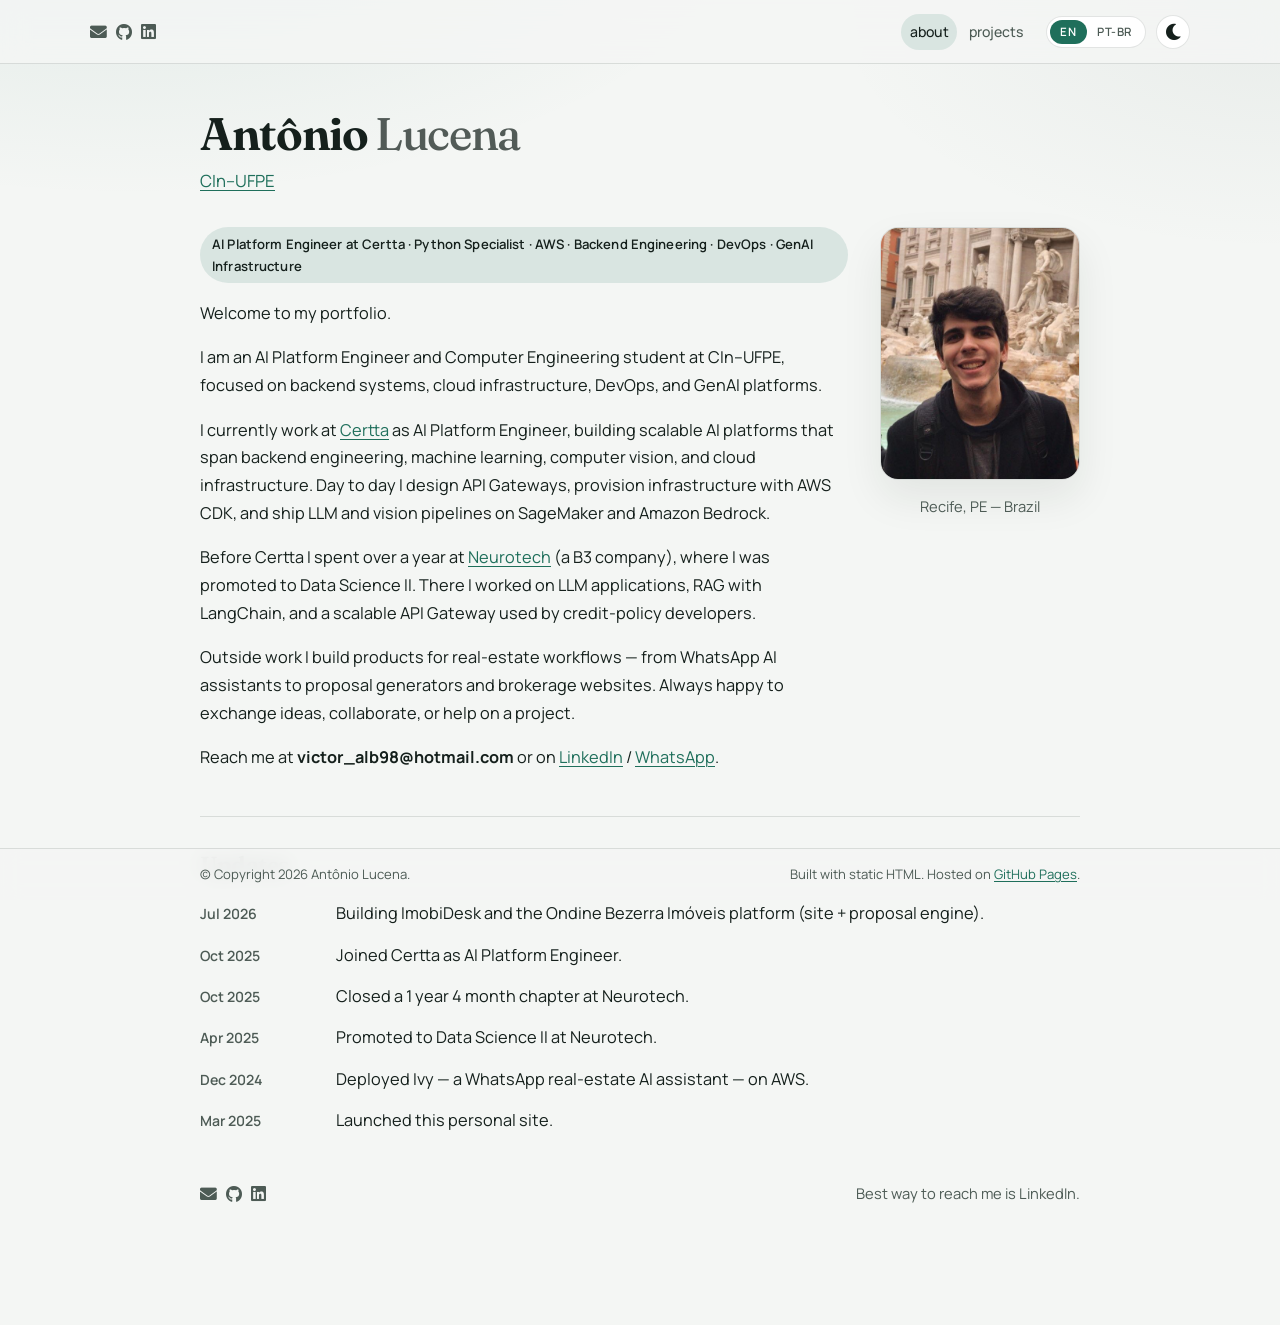
<file: index.html>
<!DOCTYPE html>
<html lang="en" data-lang="en">
  <head>
    <meta charset="utf-8" />
    <meta name="viewport" content="width=device-width, initial-scale=1" />
    <meta http-equiv="X-UA-Compatible" content="IE=edge" />
    <title>Antônio Lucena</title>
    <meta name="author" content="Antônio Lucena" />
    <meta
      name="description"
      content="AI Platform Engineer at Certta. Python Specialist, AWS, Backend Engineering, DevOps, GenAI Infrastructure. Portfolio of Antônio Lucena."
    />
    <meta name="keywords" content="data science, machine learning, MLOps, AWS, portfolio, Antônio Lucena" />
    <link rel="stylesheet" href="https://cdn.jsdelivr.net/npm/@fortawesome/fontawesome-free@5.15.4/css/all.min.css" integrity="sha256-mUZM63G8m73Mcidfrv5E+Y61y7a12O5mW4ezU3bxqW4=" crossorigin="anonymous" />
    <link rel="shortcut icon" href="data:image/svg+xml,<svg xmlns=%22http://www.w3.org/2000/svg%22 viewBox=%220 0 100 100%22><text y=%22.9em%22 font-size=%2290%22>⚛️</text></svg>" />
    <link rel="stylesheet" href="/assets/css/main.css" />
    <link rel="canonical" href="https://lucena564.github.io/" />
    <script src="/assets/js/theme.js"></script>
  </head>
  <body>
    <header class="site-header">
      <nav class="nav container" aria-label="Primary">
        <div class="social-inline" aria-label="Social">
          <a href="mailto:victor_alb98@hotmail.com?subject=Website%20-%20Antonio%20Lucena" title="Email"><i class="fas fa-envelope"></i></a>
          <a href="https://github.com/lucena564" title="GitHub" target="_blank" rel="noopener noreferrer"><i class="fab fa-github"></i></a>
          <a href="https://www.linkedin.com/in/antonio-lucena-dev/" title="LinkedIn" target="_blank" rel="noopener noreferrer"><i class="fab fa-linkedin"></i></a>
        </div>

        <div class="nav-controls">
          <button type="button" class="nav-toggle" aria-expanded="false" data-i18n-aria="nav.menu" aria-label="Menu">
            <span></span><span></span><span></span>
          </button>
          <ul class="nav-links">
            <li><a class="is-active" href="/" data-i18n="nav.about">about</a></li>
            <li><a href="/projects/" data-i18n="nav.projects">projects</a></li>
          </ul>
          <div class="lang-switch" role="group" data-i18n-aria="nav.toggleLang" aria-label="Language">
            <button type="button" class="lang-btn is-active" data-lang="en" aria-pressed="true">EN</button>
            <button type="button" class="lang-btn" data-lang="pt" aria-pressed="false">PT-BR</button>
          </div>
          <a href="#" id="light-toggle" class="icon-btn" data-i18n-aria="nav.toggleTheme" aria-label="Toggle theme">
            <i class="fas fa-moon"></i>
            <i class="fas fa-sun"></i>
          </a>
        </div>
      </nav>
    </header>

    <main class="container page">
      <header class="page-header">
        <h1>Antônio <span style="font-weight:500;opacity:.72">Lucena</span></h1>
        <p class="lede"><a href="https://portal.cin.ufpe.br/" target="_blank" rel="noopener noreferrer">CIn–UFPE</a></p>
      </header>

      <div class="profile-layout">
        <article class="prose">
          <p class="role-chip" data-i18n="home.role">AI Platform Engineer at Certta · Python Specialist · AWS · Backend Engineering · DevOps · GenAI Infrastructure</p>
          <p data-i18n="home.welcome">Welcome to my portfolio.</p>
          <p data-i18n="home.p1">
            I am an AI Platform Engineer and Computer Engineering student at CIn–UFPE, focused on backend systems, cloud infrastructure, DevOps, and GenAI platforms.
          </p>
          <p data-i18n="home.p2" data-i18n-html>
            I currently work at <a href="https://www.linkedin.com/company/certtahub" target="_blank" rel="noopener noreferrer">Certta</a> as AI Platform Engineer, building scalable AI platforms that span backend engineering, machine learning, computer vision, and cloud infrastructure. Day to day I design API Gateways, provision infrastructure with AWS CDK, and ship LLM and vision pipelines on SageMaker and Amazon Bedrock.
          </p>
          <p data-i18n="home.p3" data-i18n-html>
            Before Certta I spent over a year at <a href="https://www.neurotech.com.br/" target="_blank" rel="noopener noreferrer">Neurotech</a> (a B3 company), where I was promoted to Data Science II. There I worked on LLM applications, RAG with LangChain, and a scalable API Gateway used by credit-policy developers.
          </p>
          <p data-i18n="home.p4">
            Outside work I build products for real-estate workflows — from WhatsApp AI assistants to proposal generators and brokerage websites. Always happy to exchange ideas, collaborate, or help on a project.
          </p>
          <p>
            <span data-i18n="home.contactEmail">Reach me at</span>
            <strong>victor_alb98@hotmail.com</strong>
            <span data-i18n="home.contactAlso">or on</span>
            <a href="https://www.linkedin.com/in/antonio-lucena-dev/" target="_blank" rel="noopener noreferrer">LinkedIn</a>
            /
            <a href="https://wa.me/5581989513704" target="_blank" rel="noopener noreferrer">WhatsApp</a>.
          </p>
        </article>

        <aside class="profile-card">
          <img src="/assets/img/prof_pic.png" alt="Antônio Lucena" />
          <p class="location" data-i18n="home.location">Recife, PE — Brazil</p>
        </aside>
      </div>

      <section class="section">
        <h2 data-i18n="home.updates">Updates</h2>
        <ul class="updates">
          <li>
            <time data-i18n="home.u1.date">Jul 2026</time>
            <span data-i18n="home.u1.text">Building ImobiDesk and the Ondine Bezerra Imóveis platform (site + proposal engine).</span>
          </li>
          <li>
            <time data-i18n="home.u2.date">Oct 2025</time>
            <span data-i18n="home.u2.text">Joined Certta as AI Platform Engineer.</span>
          </li>
          <li>
            <time data-i18n="home.u3.date">Oct 2025</time>
            <span data-i18n="home.u3.text">Closed a 1 year 4 month chapter at Neurotech.</span>
          </li>
          <li>
            <time data-i18n="home.u4.date">Apr 2025</time>
            <span data-i18n="home.u4.text">Promoted to Data Science II at Neurotech.</span>
          </li>
          <li>
            <time data-i18n="home.u5.date">Dec 2024</time>
            <span data-i18n="home.u5.text">Deployed Ivy — a WhatsApp real-estate AI assistant — on AWS.</span>
          </li>
          <li>
            <time data-i18n="home.u6.date">Mar 2025</time>
            <span data-i18n="home.u6.text">Launched this personal site.</span>
          </li>
        </ul>
      </section>

      <div class="contact-block">
        <div class="social-inline">
          <a href="mailto:victor_alb98@hotmail.com?subject=Website%20-%20Antonio%20Lucena" title="Email"><i class="fas fa-envelope"></i></a>
          <a href="https://github.com/lucena564" title="GitHub" target="_blank" rel="noopener noreferrer"><i class="fab fa-github"></i></a>
          <a href="https://www.linkedin.com/in/antonio-lucena-dev/" title="LinkedIn" target="_blank" rel="noopener noreferrer"><i class="fab fa-linkedin"></i></a>
        </div>
        <p class="contact-note" data-i18n="home.contactNote">Best way to reach me is LinkedIn.</p>
      </div>
    </main>

    <footer class="site-footer">
      <div class="container">
        <span data-i18n="footer.copy">© Copyright 2026 Antônio Lucena.</span>
        <span>
          <span data-i18n="footer.powered">Built with static HTML. Hosted on</span>
          <a href="https://pages.github.com/" target="_blank" rel="noopener noreferrer">GitHub Pages</a>.
        </span>
      </div>
    </footer>

    <script src="/assets/js/common.js"></script>
    <script src="/assets/js/i18n.js"></script>
  </body>
</html>
</file>
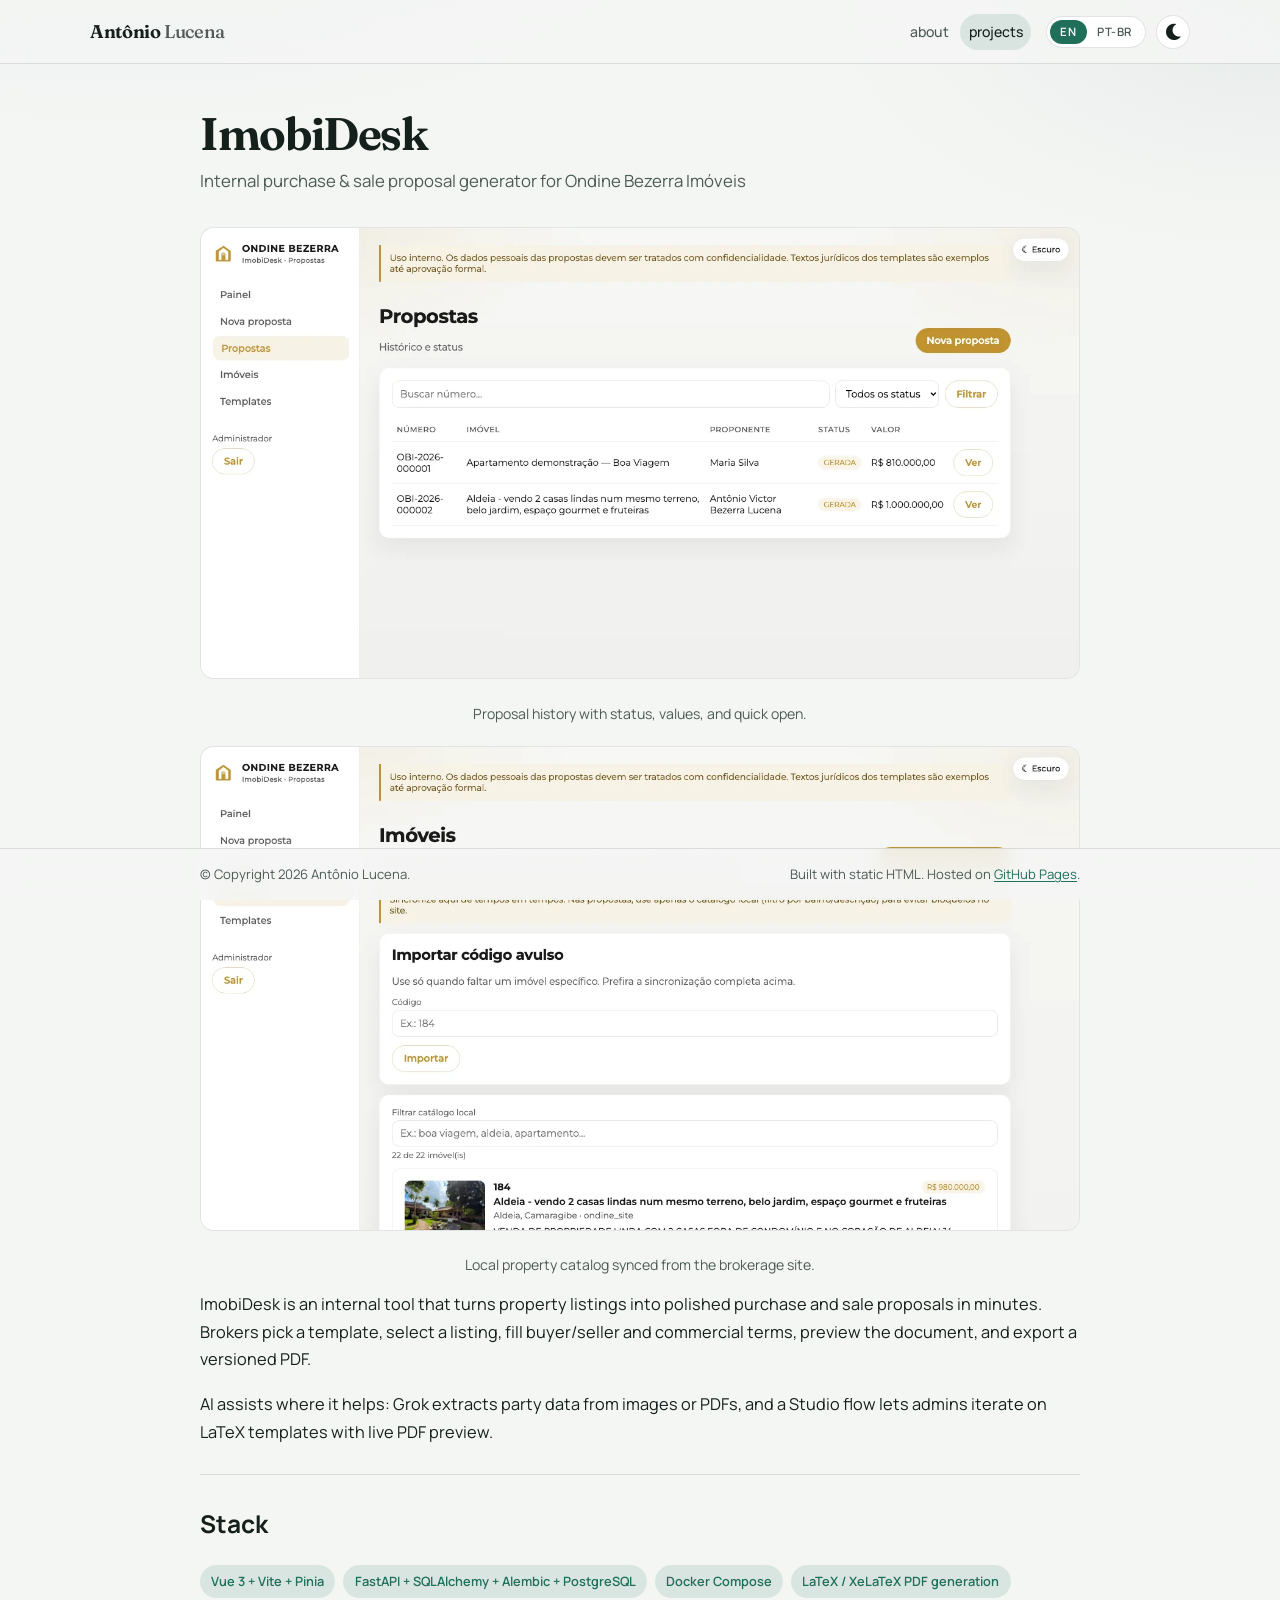
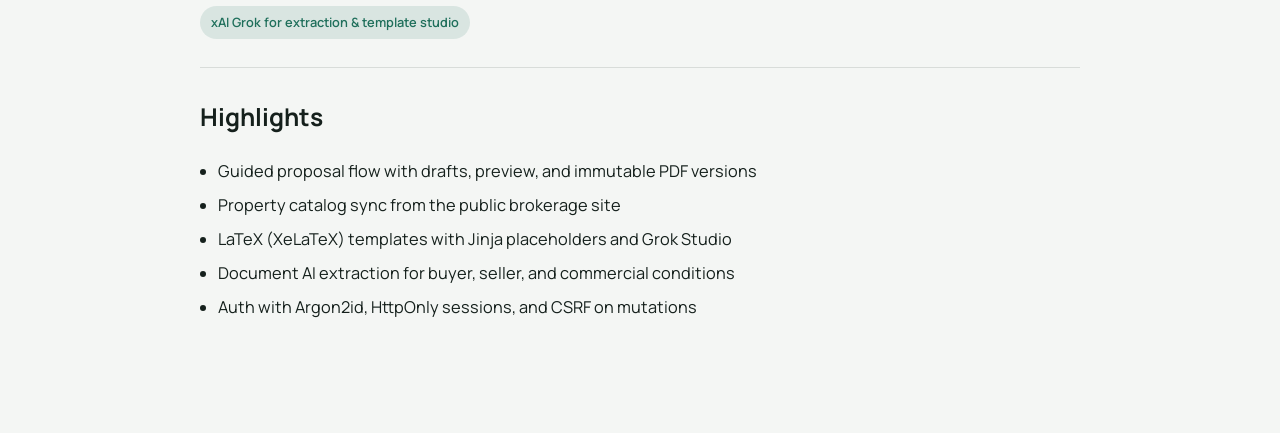
<file: imobidesk/index.html>
<!DOCTYPE html>
<html lang="en" data-lang="en">
  <head>
    <meta charset="utf-8" />
    <meta name="viewport" content="width=device-width, initial-scale=1" />
    <meta http-equiv="X-UA-Compatible" content="IE=edge" />
    <title>Antônio Lucena | ImobiDesk</title>
    <meta name="author" content="Antônio Lucena" />
    <meta name="description" content="ImobiDesk — internal purchase and sale proposal generator for Ondine Bezerra Imóveis. Vue 3, FastAPI, LaTeX, Grok." />
    <link rel="stylesheet" href="https://cdn.jsdelivr.net/npm/@fortawesome/fontawesome-free@5.15.4/css/all.min.css" integrity="sha256-mUZM63G8m73Mcidfrv5E+Y61y7a12O5mW4ezU3bxqW4=" crossorigin="anonymous" />
    <link rel="shortcut icon" href="data:image/svg+xml,<svg xmlns=%22http://www.w3.org/2000/svg%22 viewBox=%220 0 100 100%22><text y=%22.9em%22 font-size=%2290%22>⚛️</text></svg>" />
    <link rel="stylesheet" href="/assets/css/main.css" />
    <link rel="canonical" href="https://lucena564.github.io/imobidesk/" />
    <script src="/assets/js/theme.js"></script>
  </head>
  <body>
    <header class="site-header">
      <nav class="nav container" aria-label="Primary">
        <a class="brand" href="/">Antônio <span>Lucena</span></a>
        <div class="nav-controls">
          <button type="button" class="nav-toggle" aria-expanded="false" data-i18n-aria="nav.menu" aria-label="Menu">
            <span></span><span></span><span></span>
          </button>
          <ul class="nav-links">
            <li><a href="/" data-i18n="nav.about">about</a></li>
            <li><a class="is-active" href="/projects/" data-i18n="nav.projects">projects</a></li>
          </ul>
          <div class="lang-switch" role="group" data-i18n-aria="nav.toggleLang" aria-label="Language">
            <button type="button" class="lang-btn is-active" data-lang="en" aria-pressed="true">EN</button>
            <button type="button" class="lang-btn" data-lang="pt" aria-pressed="false">PT-BR</button>
          </div>
          <a href="#" id="light-toggle" class="icon-btn" data-i18n-aria="nav.toggleTheme" aria-label="Toggle theme">
            <i class="fas fa-moon"></i>
            <i class="fas fa-sun"></i>
          </a>
        </div>
      </nav>
    </header>

    <main class="container page">
      <header class="page-header">
        <h1 data-i18n="imobidesk.title">ImobiDesk</h1>
        <p class="lede" data-i18n="imobidesk.desc">Internal purchase &amp; sale proposal generator for Ondine Bezerra Imóveis</p>
      </header>

      <div class="media-frame">
        <img src="/assets/img/imobidesk-cover.webp" alt="ImobiDesk — proposals list" />
      </div>
      <p class="caption" data-i18n="imobidesk.cap1">Proposal history with status, values, and quick open.</p>

      <div class="media-frame" style="margin-top:1.25rem">
        <img src="/assets/img/imobidesk-properties.webp" alt="ImobiDesk — property catalog" />
      </div>
      <p class="caption" data-i18n="imobidesk.cap2">Local property catalog synced from the brokerage site.</p>

      <article class="prose">
        <p data-i18n="imobidesk.p1">
          ImobiDesk is an internal tool that turns property listings into polished purchase and sale proposals in minutes. Brokers pick a template, select a listing, fill buyer/seller and commercial terms, preview the document, and export a versioned PDF.
        </p>
        <p data-i18n="imobidesk.p2">
          AI assists where it helps: Grok extracts party data from images or PDFs, and a Studio flow lets admins iterate on LaTeX templates with live PDF preview.
        </p>

        <hr class="soft" />

        <h2 data-i18n="imobidesk.stack">Stack</h2>
        <ul class="stack-pills">
          <li data-i18n="imobidesk.s1">Vue 3 + Vite + Pinia</li>
          <li data-i18n="imobidesk.s2">FastAPI + SQLAlchemy + Alembic + PostgreSQL</li>
          <li data-i18n="imobidesk.s3">Docker Compose</li>
          <li data-i18n="imobidesk.s4">LaTeX / XeLaTeX PDF generation</li>
          <li data-i18n="imobidesk.s5">xAI Grok for extraction &amp; template studio</li>
        </ul>

        <hr class="soft" />

        <h2 data-i18n="imobidesk.features">Highlights</h2>
        <ul class="feature-list">
          <li data-i18n="imobidesk.f1">Guided proposal flow with drafts, preview, and immutable PDF versions</li>
          <li data-i18n="imobidesk.f2">Property catalog sync from the public brokerage site</li>
          <li data-i18n="imobidesk.f3">LaTeX (XeLaTeX) templates with Jinja placeholders and Grok Studio</li>
          <li data-i18n="imobidesk.f4">Document AI extraction for buyer, seller, and commercial conditions</li>
          <li data-i18n="imobidesk.f5">Auth with Argon2id, HttpOnly sessions, and CSRF on mutations</li>
        </ul>
      </article>
    </main>

    <footer class="site-footer">
      <div class="container">
        <span data-i18n="footer.copy">© Copyright 2026 Antônio Lucena.</span>
        <span>
          <span data-i18n="footer.powered">Built with static HTML. Hosted on</span>
          <a href="https://pages.github.com/" target="_blank" rel="noopener noreferrer">GitHub Pages</a>.
        </span>
      </div>
    </footer>

    <script src="/assets/js/common.js"></script>
    <script src="/assets/js/i18n.js"></script>
  </body>
</html>
</file>
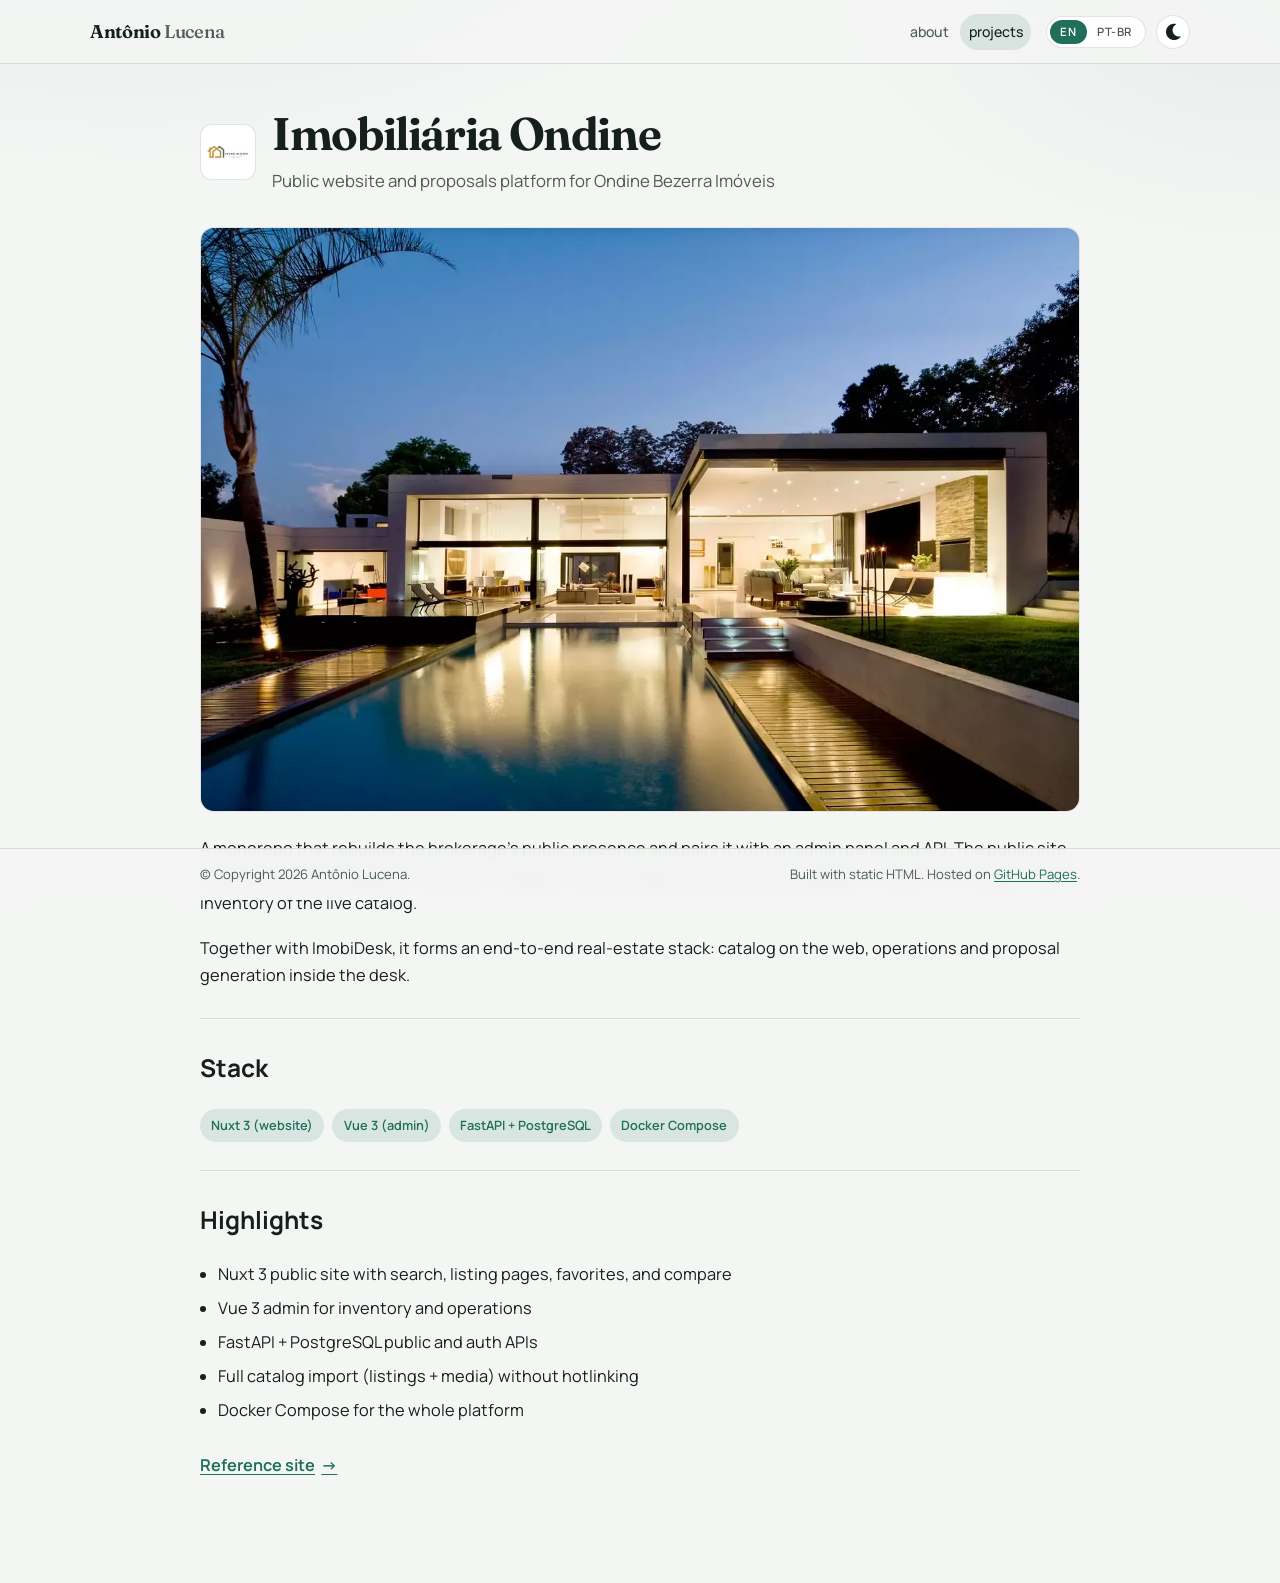
<file: ondine/index.html>
<!DOCTYPE html>
<html lang="en" data-lang="en">
  <head>
    <meta charset="utf-8" />
    <meta name="viewport" content="width=device-width, initial-scale=1" />
    <meta http-equiv="X-UA-Compatible" content="IE=edge" />
    <title>Antônio Lucena | Imobiliária Ondine</title>
    <meta name="author" content="Antônio Lucena" />
    <meta name="description" content="Imobiliária Ondine — public website and proposals platform. Nuxt 3, Vue 3, FastAPI." />
    <link rel="stylesheet" href="https://cdn.jsdelivr.net/npm/@fortawesome/fontawesome-free@5.15.4/css/all.min.css" integrity="sha256-mUZM63G8m73Mcidfrv5E+Y61y7a12O5mW4ezU3bxqW4=" crossorigin="anonymous" />
    <link rel="shortcut icon" href="data:image/svg+xml,<svg xmlns=%22http://www.w3.org/2000/svg%22 viewBox=%220 0 100 100%22><text y=%22.9em%22 font-size=%2290%22>⚛️</text></svg>" />
    <link rel="stylesheet" href="/assets/css/main.css" />
    <link rel="canonical" href="https://lucena564.github.io/ondine/" />
    <script src="/assets/js/theme.js"></script>
  </head>
  <body>
    <header class="site-header">
      <nav class="nav container" aria-label="Primary">
        <a class="brand" href="/">Antônio <span>Lucena</span></a>
        <div class="nav-controls">
          <button type="button" class="nav-toggle" aria-expanded="false" data-i18n-aria="nav.menu" aria-label="Menu">
            <span></span><span></span><span></span>
          </button>
          <ul class="nav-links">
            <li><a href="/" data-i18n="nav.about">about</a></li>
            <li><a class="is-active" href="/projects/" data-i18n="nav.projects">projects</a></li>
          </ul>
          <div class="lang-switch" role="group" data-i18n-aria="nav.toggleLang" aria-label="Language">
            <button type="button" class="lang-btn is-active" data-lang="en" aria-pressed="true">EN</button>
            <button type="button" class="lang-btn" data-lang="pt" aria-pressed="false">PT-BR</button>
          </div>
          <a href="#" id="light-toggle" class="icon-btn" data-i18n-aria="nav.toggleTheme" aria-label="Toggle theme">
            <i class="fas fa-moon"></i>
            <i class="fas fa-sun"></i>
          </a>
        </div>
      </nav>
    </header>

    <main class="container page">
      <header class="page-header">
        <div class="hero-brand">
          <img src="/assets/img/ondine-logo.webp" alt="Ondine Bezerra Imóveis" />
          <div>
            <h1 data-i18n="ondine.title">Imobiliária Ondine</h1>
            <p class="lede" data-i18n="ondine.desc">Public website and proposals platform for Ondine Bezerra Imóveis</p>
          </div>
        </div>
      </header>

      <div class="media-frame">
        <img src="/assets/img/ondine-hero.webp" alt="Ondine Bezerra Imóveis" />
      </div>

      <article class="prose">
        <p data-i18n="ondine.p1">
          A monorepo that rebuilds the brokerage’s public presence and pairs it with an admin panel and API. The public site covers search, listing detail, favorites, compare, contact leads, and institutional pages — rebuilt from a clean-room inventory of the live catalog.
        </p>
        <p data-i18n="ondine.p2">
          Together with ImobiDesk, it forms an end-to-end real-estate stack: catalog on the web, operations and proposal generation inside the desk.
        </p>

        <hr class="soft" />

        <h2 data-i18n="ondine.stack">Stack</h2>
        <ul class="stack-pills">
          <li data-i18n="ondine.s1">Nuxt 3 (website)</li>
          <li data-i18n="ondine.s2">Vue 3 (admin)</li>
          <li data-i18n="ondine.s3">FastAPI + PostgreSQL</li>
          <li data-i18n="ondine.s4">Docker Compose</li>
        </ul>

        <hr class="soft" />

        <h2 data-i18n="ondine.features">Highlights</h2>
        <ul class="feature-list">
          <li data-i18n="ondine.f1">Nuxt 3 public site with search, listing pages, favorites, and compare</li>
          <li data-i18n="ondine.f2">Vue 3 admin for inventory and operations</li>
          <li data-i18n="ondine.f3">FastAPI + PostgreSQL public and auth APIs</li>
          <li data-i18n="ondine.f4">Full catalog import (listings + media) without hotlinking</li>
          <li data-i18n="ondine.f5">Docker Compose for the whole platform</li>
        </ul>

        <a class="cta-link" href="https://ondinebezerraimoveis.com.br" target="_blank" rel="noopener noreferrer">
          <span data-i18n="ondine.live">Reference site</span> →
        </a>
      </article>
    </main>

    <footer class="site-footer">
      <div class="container">
        <span data-i18n="footer.copy">© Copyright 2026 Antônio Lucena.</span>
        <span>
          <span data-i18n="footer.powered">Built with static HTML. Hosted on</span>
          <a href="https://pages.github.com/" target="_blank" rel="noopener noreferrer">GitHub Pages</a>.
        </span>
      </div>
    </footer>

    <script src="/assets/js/common.js"></script>
    <script src="/assets/js/i18n.js"></script>
  </body>
</html>
</file>
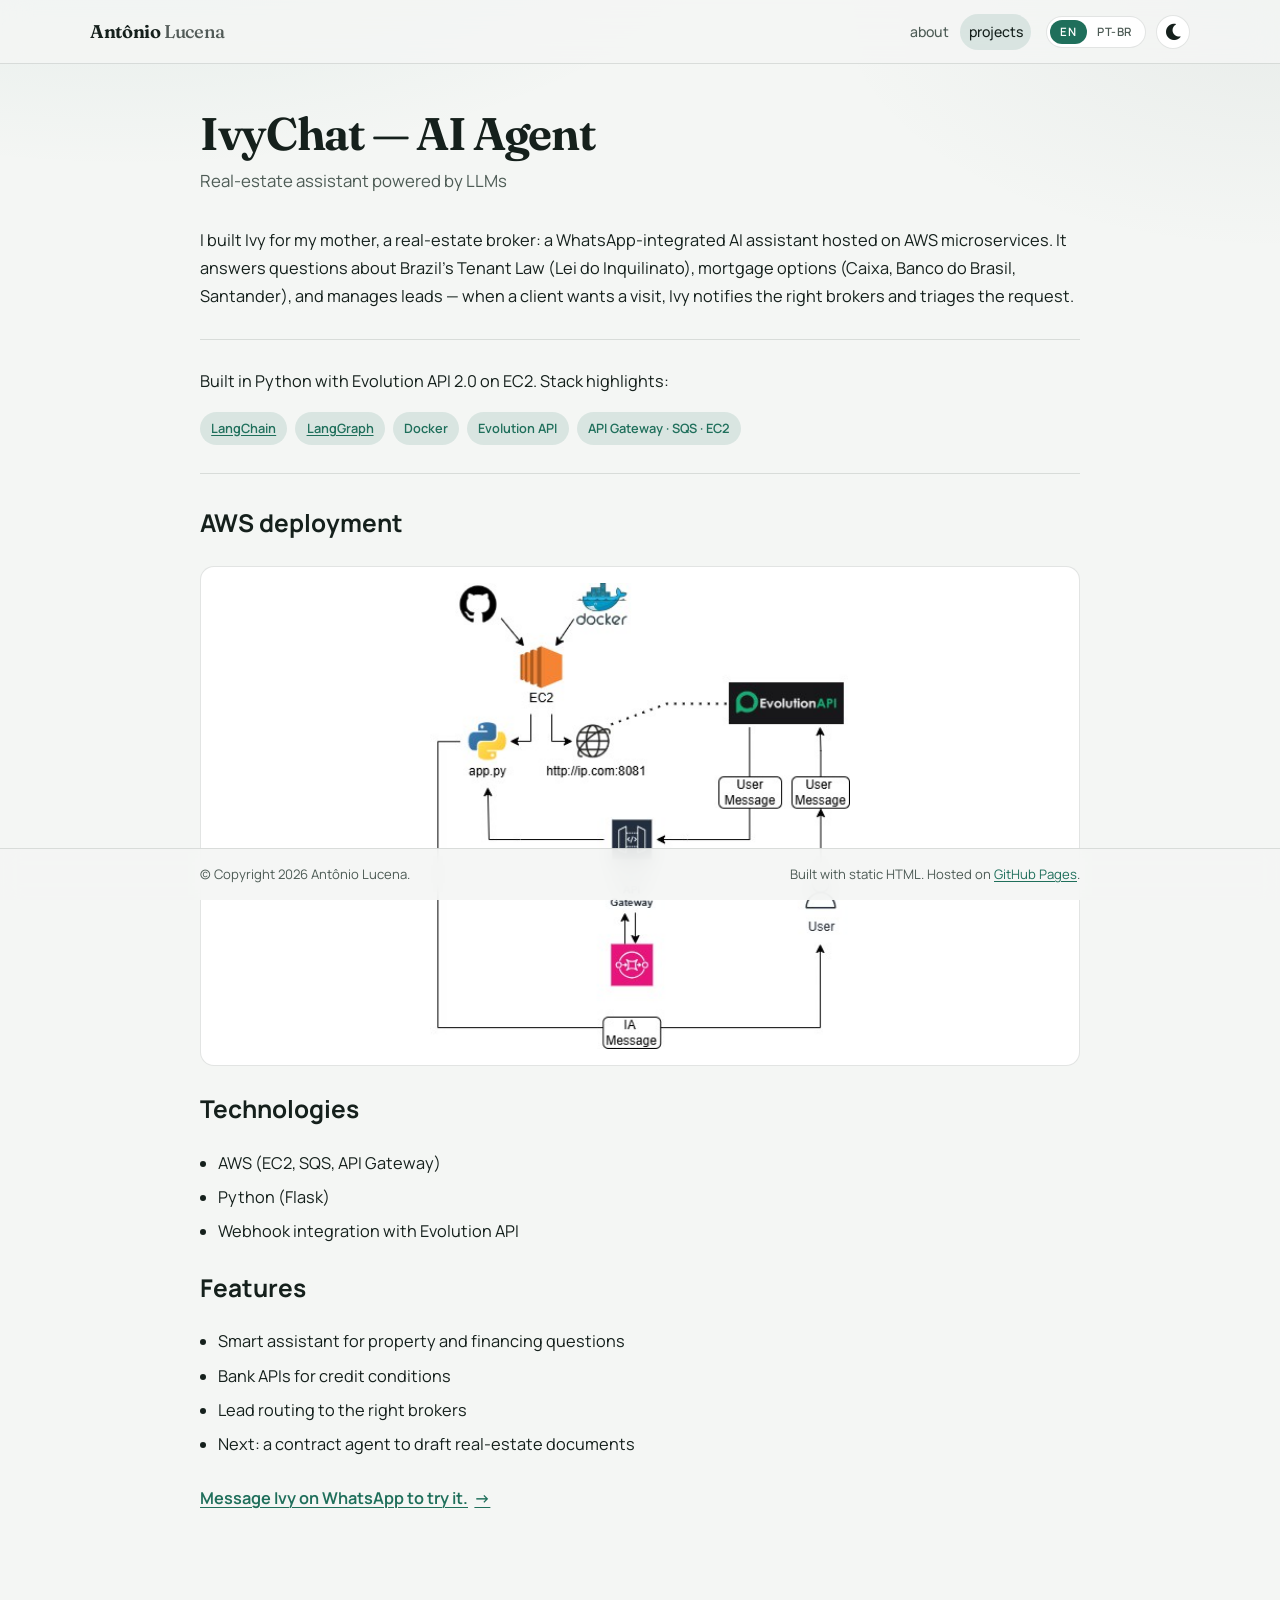
<file: projects/1_project/index.html>
<!DOCTYPE html>
<html lang="en" data-lang="en">
  <head>
    <meta charset="utf-8" />
    <meta name="viewport" content="width=device-width, initial-scale=1" />
    <meta http-equiv="X-UA-Compatible" content="IE=edge" />
    <title>Antônio Lucena | IvyChat</title>
    <meta name="author" content="Antônio Lucena" />
    <meta name="description" content="IvyChat — WhatsApp real-estate AI agent powered by LLMs, LangChain, LangGraph, and AWS." />
    <link rel="stylesheet" href="https://cdn.jsdelivr.net/npm/@fortawesome/fontawesome-free@5.15.4/css/all.min.css" integrity="sha256-mUZM63G8m73Mcidfrv5E+Y61y7a12O5mW4ezU3bxqW4=" crossorigin="anonymous" />
    <link rel="shortcut icon" href="data:image/svg+xml,<svg xmlns=%22http://www.w3.org/2000/svg%22 viewBox=%220 0 100 100%22><text y=%22.9em%22 font-size=%2290%22>⚛️</text></svg>" />
    <link rel="stylesheet" href="/assets/css/main.css" />
    <link rel="canonical" href="https://lucena564.github.io/projects/1_project/" />
    <script src="/assets/js/theme.js"></script>
  </head>
  <body>
    <header class="site-header">
      <nav class="nav container" aria-label="Primary">
        <a class="brand" href="/">Antônio <span>Lucena</span></a>
        <div class="nav-controls">
          <button type="button" class="nav-toggle" aria-expanded="false" data-i18n-aria="nav.menu" aria-label="Menu">
            <span></span><span></span><span></span>
          </button>
          <ul class="nav-links">
            <li><a href="/" data-i18n="nav.about">about</a></li>
            <li><a class="is-active" href="/projects/" data-i18n="nav.projects">projects</a></li>
          </ul>
          <div class="lang-switch" role="group" data-i18n-aria="nav.toggleLang" aria-label="Language">
            <button type="button" class="lang-btn is-active" data-lang="en" aria-pressed="true">EN</button>
            <button type="button" class="lang-btn" data-lang="pt" aria-pressed="false">PT-BR</button>
          </div>
          <a href="#" id="light-toggle" class="icon-btn" data-i18n-aria="nav.toggleTheme" aria-label="Toggle theme">
            <i class="fas fa-moon"></i>
            <i class="fas fa-sun"></i>
          </a>
        </div>
      </nav>
    </header>

    <main class="container page">
      <header class="page-header">
        <h1 data-i18n="ivy.title">IvyChat — AI Agent</h1>
        <p class="lede" data-i18n="ivy.desc">Real-estate assistant powered by LLMs</p>
      </header>

      <article class="prose">
        <p data-i18n="ivy.p1">
          I built Ivy for my mother, a real-estate broker: a WhatsApp-integrated AI assistant hosted on AWS microservices. It answers questions about Brazil’s Tenant Law (Lei do Inquilinato), mortgage options (Caixa, Banco do Brasil, Santander), and manages leads — when a client wants a visit, Ivy notifies the right brokers and triages the request.
        </p>

        <hr class="soft" />

        <p data-i18n="ivy.stack">Built in Python with Evolution API 2.0 on EC2. Stack highlights:</p>
        <ul class="stack-pills">
          <li><a href="https://www.langchain.com/" target="_blank" rel="noopener noreferrer">LangChain</a></li>
          <li><a href="https://www.langchain.com/langgraph" target="_blank" rel="noopener noreferrer">LangGraph</a></li>
          <li>Docker</li>
          <li>Evolution API</li>
          <li>API Gateway · SQS · EC2</li>
        </ul>

        <hr class="soft" />

        <h2 data-i18n="ivy.deploy">AWS deployment</h2>
        <div class="media-frame center">
          <img src="/assets/img/arquitetura_ivy.jpeg" alt="IvyChat architecture" style="max-width:420px" />
        </div>

        <h2 data-i18n="ivy.tech">Technologies</h2>
        <ul class="feature-list">
          <li>AWS (EC2, SQS, API Gateway)</li>
          <li>Python (Flask)</li>
          <li>Webhook integration with Evolution API</li>
        </ul>

        <h2 data-i18n="ivy.features">Features</h2>
        <ul class="feature-list">
          <li data-i18n="ivy.f1">Smart assistant for property and financing questions</li>
          <li data-i18n="ivy.f2">Bank APIs for credit conditions</li>
          <li data-i18n="ivy.f3">Lead routing to the right brokers</li>
          <li data-i18n="ivy.f4">Next: a contract agent to draft real-estate documents</li>
        </ul>

        <a class="cta-link" href="https://wa.me/5581999490515" target="_blank" rel="noopener noreferrer">
          <span data-i18n="ivy.cta">Message Ivy on WhatsApp to try it.</span> →
        </a>
      </article>
    </main>

    <footer class="site-footer">
      <div class="container">
        <span data-i18n="footer.copy">© Copyright 2026 Antônio Lucena.</span>
        <span>
          <span data-i18n="footer.powered">Built with static HTML. Hosted on</span>
          <a href="https://pages.github.com/" target="_blank" rel="noopener noreferrer">GitHub Pages</a>.
        </span>
      </div>
    </footer>

    <script src="/assets/js/common.js"></script>
    <script src="/assets/js/i18n.js"></script>
  </body>
</html>
</file>
<file: assets/css/main.css>
@import url("https://fonts.googleapis.com/css2?family=Fraunces:opsz,wght@9..144,500;9..144,650&family=Manrope:wght@400;500;600;700&display=swap");

:root {
  --bg: #f4f6f4;
  --bg-elevated: #ffffff;
  --ink: #15201c;
  --ink-muted: #4d5b55;
  --accent: #1f6f5b;
  --accent-soft: rgba(31, 111, 91, 0.12);
  --line: rgba(21, 32, 28, 0.12);
  --shadow: 0 18px 40px rgba(21, 32, 28, 0.08);
  --radius: 14px;
  --nav-h: 64px;
  --font-display: "Fraunces", Georgia, serif;
  --font-body: "Manrope", system-ui, sans-serif;
  --max: 880px;
}

html[data-theme="dark"] {
  --bg: #121816;
  --bg-elevated: #1a211e;
  --ink: #ebe7df;
  --ink-muted: #a7b0aa;
  --accent: #6fbfa5;
  --accent-soft: rgba(111, 191, 165, 0.16);
  --line: rgba(235, 231, 223, 0.12);
  --shadow: 0 18px 40px rgba(0, 0, 0, 0.35);
}

*,
*::before,
*::after {
  box-sizing: border-box;
}

html {
  scroll-behavior: smooth;
}

body {
  margin: 0;
  min-height: 100vh;
  font-family: var(--font-body);
  font-size: 1.02rem;
  line-height: 1.7;
  color: var(--ink);
  background:
    radial-gradient(1200px 600px at 10% -10%, rgba(31, 111, 91, 0.1), transparent 55%),
    radial-gradient(900px 500px at 100% 0%, rgba(90, 120, 110, 0.08), transparent 50%),
    var(--bg);
  padding-top: var(--nav-h);
  padding-bottom: 88px;
  -webkit-font-smoothing: antialiased;
}

h1,
h2,
h3,
h4,
h5,
h6,
p,
li,
span,
time,
strong {
  color: inherit;
}

html.transition,
html.transition *,
html.transition *::before,
html.transition *::after {
  transition:
    background-color 0.35s ease,
    color 0.35s ease,
    border-color 0.35s ease,
    fill 0.35s ease !important;
}

a {
  color: var(--accent);
  text-decoration-thickness: 1px;
  text-underline-offset: 0.18em;
  transition: opacity 0.2s ease;
}

a:hover {
  opacity: 0.82;
}

img {
  max-width: 100%;
  height: auto;
  display: block;
}

.site-header .container,
.site-header .nav {
  width: min(1100px, calc(100% - 2rem));
}

.container {
  width: min(var(--max), calc(100% - 2.5rem));
  margin-inline: auto;
}

/* Nav */
.site-header {
  position: fixed;
  inset: 0 0 auto 0;
  z-index: 100;
  height: var(--nav-h);
  backdrop-filter: blur(14px);
  background: color-mix(in srgb, var(--bg) 82%, transparent);
  border-bottom: 1px solid var(--line);
}

.nav {
  height: var(--nav-h);
  display: flex;
  align-items: center;
  justify-content: space-between;
  gap: 1rem;
}

.brand {
  font-family: var(--font-display);
  font-size: 1.15rem;
  font-weight: 650;
  color: var(--ink);
  text-decoration: none;
  letter-spacing: -0.02em;
}

.brand span {
  font-weight: 500;
  opacity: 0.72;
}

.nav-controls {
  display: flex;
  align-items: center;
  gap: 0.65rem;
  margin-left: auto;
}

.lang-switch {
  display: inline-flex;
  align-items: center;
  padding: 0.2rem;
  border: 1px solid var(--line);
  border-radius: 999px;
  background: var(--bg-elevated);
}

.lang-btn {
  appearance: none;
  border: 0;
  background: transparent;
  color: var(--ink-muted);
  font: 600 0.72rem/1 var(--font-body);
  letter-spacing: 0.04em;
  padding: 0.4rem 0.65rem;
  border-radius: 999px;
  cursor: pointer;
  transition:
    background 0.2s ease,
    color 0.2s ease;
}

.lang-btn.is-active {
  background: var(--accent);
  color: #fff;
}

html[data-theme="dark"] .lang-btn.is-active {
  color: #121816;
}

.icon-btn {
  width: 2.1rem;
  height: 2.1rem;
  display: grid;
  place-items: center;
  border: 1px solid var(--line);
  border-radius: 999px;
  background: var(--bg-elevated);
  color: var(--ink);
  cursor: pointer;
  text-decoration: none;
}

.icon-btn:hover {
  opacity: 1;
  border-color: var(--accent);
}

.icon-btn .fa-sun {
  display: none;
}

html[data-theme="dark"] .icon-btn .fa-sun {
  display: inline;
}

html[data-theme="dark"] .icon-btn .fa-moon {
  display: none;
}

.nav-toggle {
  display: none;
  width: 2.1rem;
  height: 2.1rem;
  border: 1px solid var(--line);
  border-radius: 0.55rem;
  background: var(--bg-elevated);
  cursor: pointer;
  position: relative;
}

.nav-toggle span {
  position: absolute;
  left: 0.45rem;
  right: 0.45rem;
  height: 1.5px;
  background: var(--ink);
  transition: 0.2s ease;
}

.nav-toggle span:nth-child(1) {
  top: 0.55rem;
}
.nav-toggle span:nth-child(2) {
  top: 0.95rem;
}
.nav-toggle span:nth-child(3) {
  top: 1.35rem;
}

.nav-toggle[aria-expanded="true"] span:nth-child(1) {
  top: 0.95rem;
  transform: rotate(45deg);
}
.nav-toggle[aria-expanded="true"] span:nth-child(2) {
  opacity: 0;
}
.nav-toggle[aria-expanded="true"] span:nth-child(3) {
  top: 0.95rem;
  transform: rotate(-45deg);
}

.nav-links {
  display: flex;
  align-items: center;
  gap: 0.15rem;
  list-style: none;
  margin: 0 0.25rem 0 0;
  padding: 0;
}

.nav-links a {
  display: inline-block;
  padding: 0.4rem 0.55rem;
  color: var(--ink-muted);
  text-decoration: none;
  font-size: 0.88rem;
  font-weight: 500;
  border-radius: 999px;
  white-space: nowrap;
}

.nav-links a:hover,
.nav-links a.is-active {
  color: var(--ink);
  background: var(--accent-soft);
  opacity: 1;
}

.social-inline {
  display: flex;
  gap: 0.55rem;
  align-items: center;
}

.social-inline a {
  color: var(--ink-muted);
  font-size: 1.05rem;
  text-decoration: none;
}

.social-inline a:hover {
  color: var(--accent);
  opacity: 1;
}

/* Content */
.page {
  padding: 2.75rem 0 1rem;
}

.page-header {
  margin-bottom: 2rem;
}

.page-header h1 {
  margin: 0 0 0.4rem;
  font-family: var(--font-display);
  font-size: clamp(2rem, 4.5vw, 2.85rem);
  font-weight: 650;
  letter-spacing: -0.03em;
  line-height: 1.15;
  color: var(--ink);
}

.page-header .lede,
.page-header .desc {
  margin: 0;
  color: var(--ink-muted);
  font-size: 1.05rem;
}

.profile-layout {
  display: grid;
  grid-template-columns: minmax(0, 1fr) 200px;
  gap: 2rem;
  align-items: start;
}

.profile-card {
  text-align: center;
}

.profile-card img {
  width: 100%;
  border-radius: 18px;
  box-shadow: var(--shadow);
  border: 1px solid var(--line);
}

.profile-card .location {
  margin-top: 0.85rem;
  color: var(--ink-muted);
  font-size: 0.92rem;
}

.prose p {
  margin: 0 0 1.05rem;
  color: var(--ink);
}

.prose p:last-child {
  margin-bottom: 0;
}

.prose strong {
  font-weight: 700;
}

.role-chip {
  display: inline-block;
  margin: 0 0 1.1rem;
  padding: 0.35rem 0.75rem;
  border-radius: 999px;
  background: var(--accent-soft);
  color: var(--accent);
  font-size: 0.82rem;
  font-weight: 600;
  letter-spacing: 0.01em;
}

.section {
  margin-top: 2.75rem;
  padding-top: 1.75rem;
  border-top: 1px solid var(--line);
}

.section h2 {
  margin: 0 0 1rem;
  font-family: var(--font-display);
  font-size: 1.45rem;
  font-weight: 650;
  letter-spacing: -0.02em;
}

.updates {
  list-style: none;
  margin: 0;
  padding: 0;
  display: grid;
  gap: 0.85rem;
}

.updates li {
  display: grid;
  grid-template-columns: 7.5rem 1fr;
  gap: 1rem;
  align-items: baseline;
}

.updates time {
  color: var(--ink-muted);
  font-size: 0.88rem;
  font-weight: 600;
}

.contact-block {
  margin-top: 2rem;
  display: flex;
  flex-wrap: wrap;
  align-items: center;
  gap: 1rem;
  justify-content: space-between;
}

.contact-note {
  color: var(--ink-muted);
  font-size: 0.92rem;
}

/* Project grid */
.project-grid {
  display: grid;
  grid-template-columns: repeat(2, minmax(0, 1fr));
  gap: 1.15rem;
}

.project-card {
  display: flex;
  flex-direction: column;
  overflow: hidden;
  border: 1px solid var(--line);
  border-radius: var(--radius);
  background: var(--bg-elevated);
  text-decoration: none;
  color: inherit;
  box-shadow: none;
  transition:
    transform 0.25s ease,
    border-color 0.25s ease,
    box-shadow 0.25s ease;
}

.project-card:hover {
  transform: translateY(-3px);
  border-color: color-mix(in srgb, var(--accent) 45%, var(--line));
  box-shadow: var(--shadow);
  opacity: 1;
}

.project-card .thumb {
  aspect-ratio: 16 / 10;
  overflow: hidden;
  background: var(--accent-soft);
}

.project-card .thumb img {
  width: 100%;
  height: 100%;
  object-fit: cover;
  transition: transform 0.4s ease;
}

.project-card:hover .thumb img {
  transform: scale(1.03);
}

.project-card .body {
  padding: 1rem 1.05rem 1.15rem;
}

.project-card h3 {
  margin: 0 0 0.3rem;
  font-family: var(--font-display);
  font-size: 1.2rem;
  font-weight: 650;
  color: var(--ink);
}

.project-card p {
  margin: 0;
  color: var(--ink-muted);
  font-size: 0.92rem;
  line-height: 1.5;
}

.feature-list,
.stack-list {
  margin: 0.75rem 0 0;
  padding-left: 1.15rem;
}

.feature-list li,
.stack-list li {
  margin-bottom: 0.4rem;
  color: var(--ink);
}

.stack-pills {
  display: flex;
  flex-wrap: wrap;
  gap: 0.5rem;
  margin: 0.9rem 0 0;
  padding: 0;
  list-style: none;
}

.stack-pills li {
  padding: 0.35rem 0.7rem;
  border-radius: 999px;
  background: var(--accent-soft);
  color: var(--accent);
  font-size: 0.8rem;
  font-weight: 600;
}

.media-frame {
  margin: 1.4rem 0;
  border-radius: var(--radius);
  overflow: hidden;
  border: 1px solid var(--line);
  background: var(--bg-elevated);
}

.media-frame img {
  width: 100%;
}

.media-frame.center {
  display: grid;
  place-items: center;
  padding: 1rem;
}

.caption {
  margin-top: 0.55rem;
  color: var(--ink-muted);
  font-size: 0.88rem;
  text-align: center;
}

.hero-brand {
  display: flex;
  align-items: center;
  gap: 1rem;
  margin-bottom: 1.25rem;
}

.hero-brand img {
  width: 56px;
  height: 56px;
  object-fit: contain;
  border-radius: 12px;
  background: #fff;
  padding: 0.35rem;
  border: 1px solid var(--line);
}

.cta-link {
  display: inline-flex;
  align-items: center;
  gap: 0.4rem;
  margin-top: 1.25rem;
  font-weight: 650;
}

hr.soft {
  border: 0;
  border-top: 1px solid var(--line);
  margin: 1.75rem 0;
}

/* Footer */
.site-footer {
  position: fixed;
  inset: auto 0 0 0;
  padding: 0.9rem 0;
  background: color-mix(in srgb, var(--bg) 90%, transparent);
  backdrop-filter: blur(10px);
  border-top: 1px solid var(--line);
  color: var(--ink-muted);
  font-size: 0.82rem;
}

.site-footer .container {
  display: flex;
  flex-wrap: wrap;
  gap: 0.35rem 0.75rem;
  justify-content: space-between;
}

@media (max-width: 760px) {
  .profile-layout {
    grid-template-columns: 1fr;
  }

  .profile-card {
    order: -1;
    max-width: 220px;
    margin-inline: auto;
  }

  .project-grid {
    grid-template-columns: 1fr;
  }

  .updates li {
    grid-template-columns: 1fr;
    gap: 0.15rem;
  }

  .nav-toggle {
    display: inline-block;
  }

  .nav-links {
    position: absolute;
    top: calc(var(--nav-h) - 1px);
    left: 0;
    right: 0;
    display: none;
    flex-direction: column;
    align-items: stretch;
    gap: 0.25rem;
    padding: 0.85rem 1.25rem 1.1rem;
    background: var(--bg-elevated);
    border-bottom: 1px solid var(--line);
  }

  .nav-links.is-open {
    display: flex;
  }

  .nav-links a {
    border-radius: 0.55rem;
  }
}
</file>
